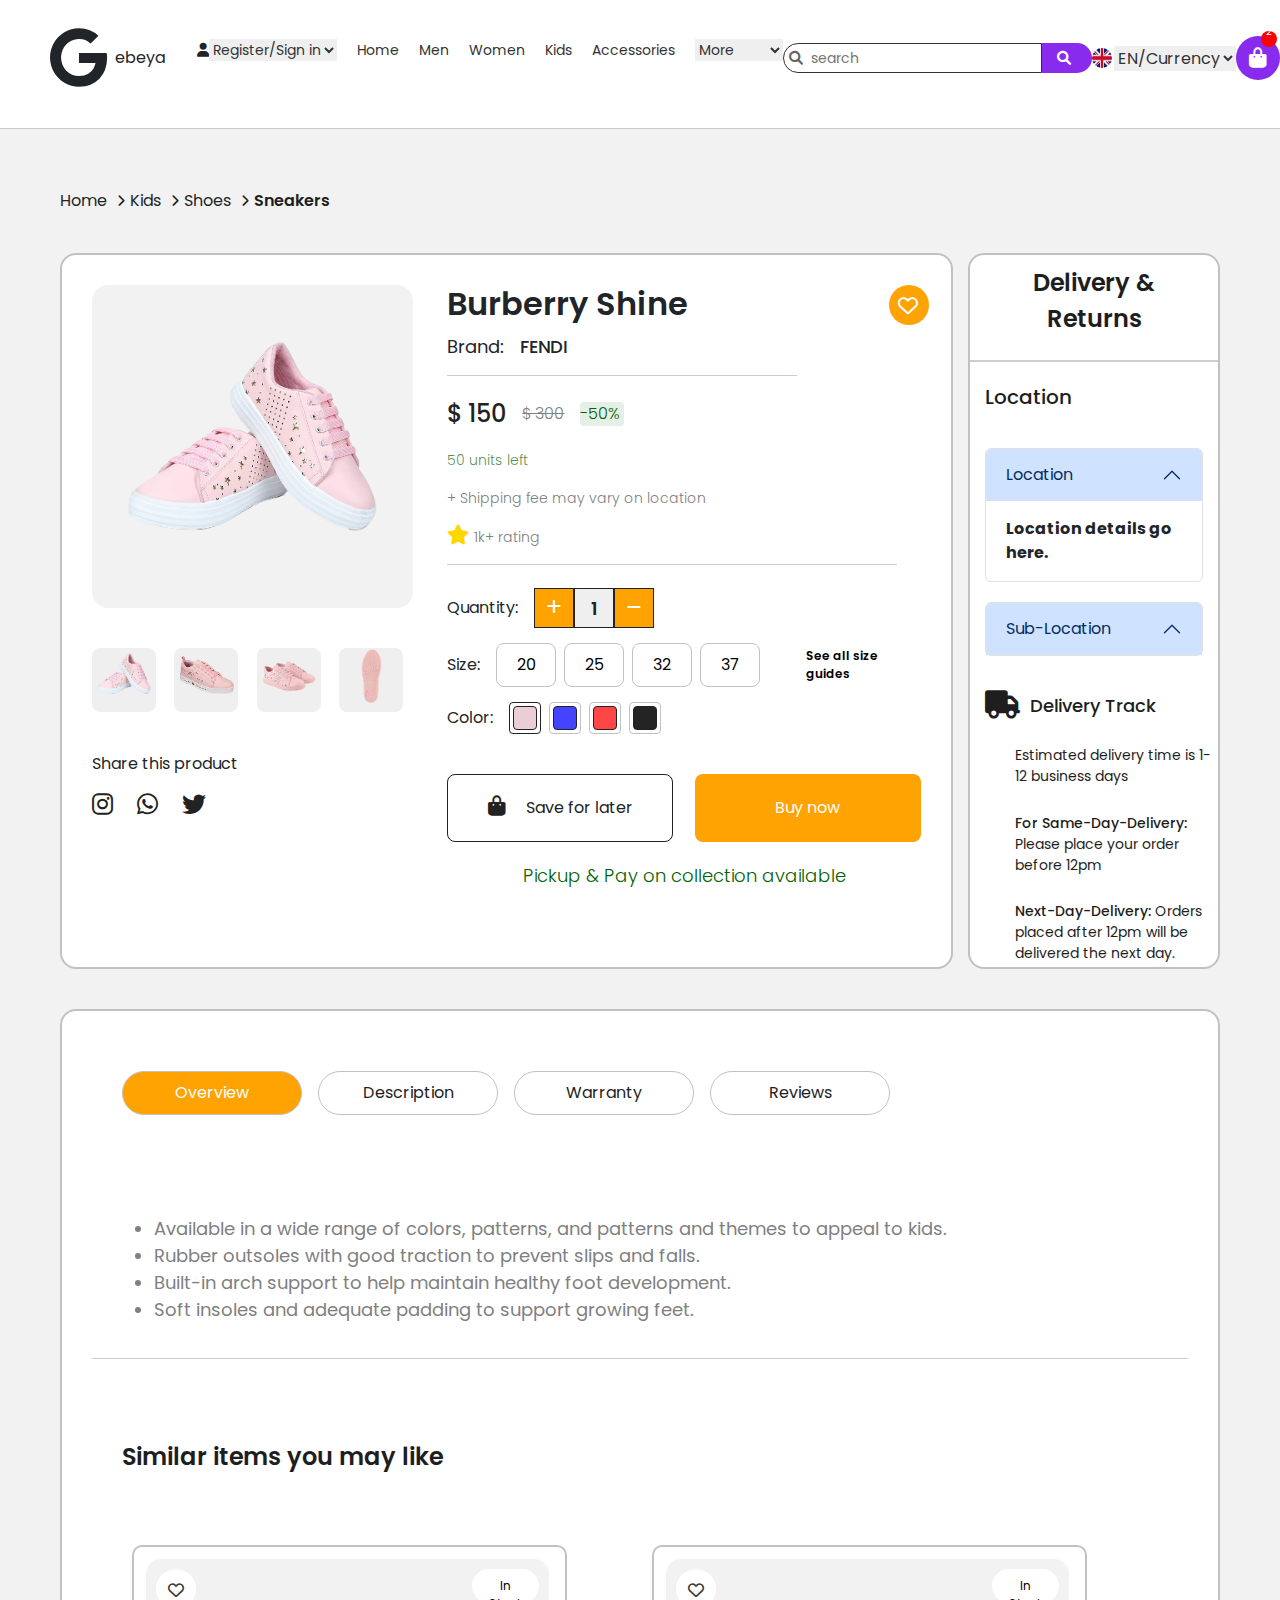
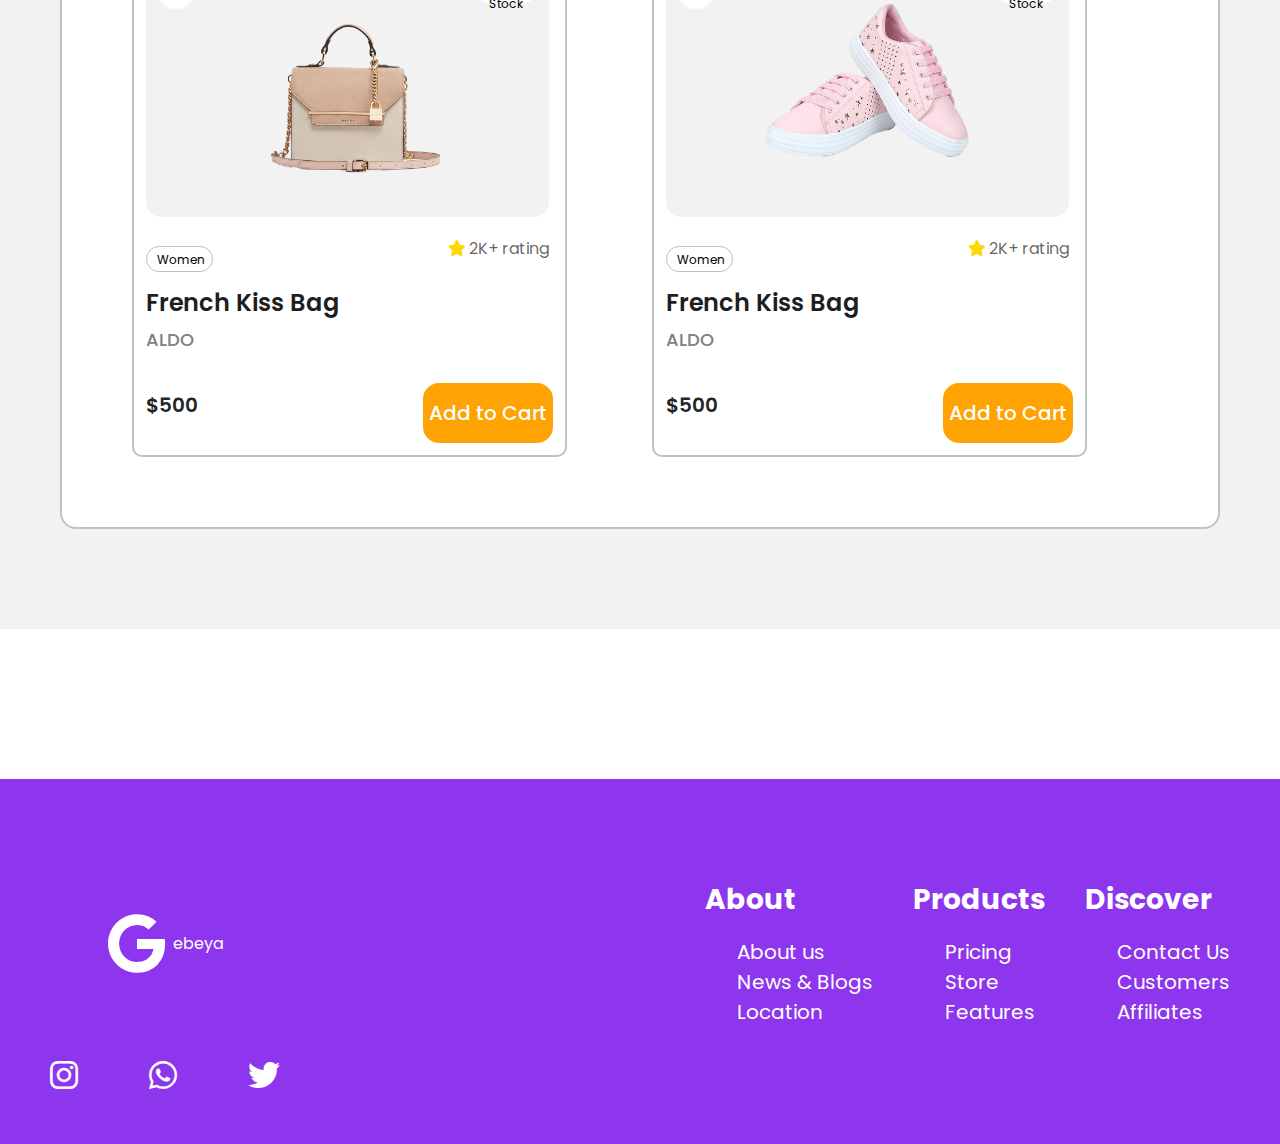
<file: cart.html>
<!DOCTYPE html>
<html lang="en">

<head>
    <meta charset="UTF-8">
    <meta name="viewport" content="width=device-width, initial-scale=1.0">
    <title>cart</title>
    <link rel="stylesheet" href="cart.css">
    <link rel="stylesheet" href="style.css">
    <link href="https://cdnjs.cloudflare.com/ajax/libs/font-awesome/6.0.0-beta3/css/all.min.css" rel="stylesheet">

    <link href="https://fonts.googleapis.com/css2?family=Poppins:wght@300;400;500;600;700;800;900&family=Alfa+Slab+One&display=swap" rel="stylesheet">

    <link href="https://cdn.jsdelivr.net/npm/bootstrap@5.3.3/dist/css/bootstrap.min.css" rel="stylesheet" integrity="sha384-QWTKZyjpPEjISv5WaRU9OFeRpok6YctnYmDr5pNlyT2bRjXh0JMhjY6hW+ALEwIH" crossorigin="anonymous">

    <!-- bootstrap js -->
    <script src="https://cdn.jsdelivr.net/npm/bootstrap@5.3.3/dist/js/bootstrap.bundle.min.js" integrity="sha384-YvpcrYf0tY3lHB60NNkmXc5s9fDVZLESaAA55NDzOxhy9GkcIdslK1eN7N6jIeHz" crossorigin="anonymous"></script>
</head>

<body>
    <div>
        <header>
            <div class="nav-bar">
                <div class="logo"><i class="fa-brands fa-google"></i>ebeya</div>
                <ul class="nav-links">
                    <li>
                        <i class="fa-solid fa-user"></i>
                        <select name="" id="">
                            <option value="" hidden>
                                
                                <a href="">
                                    Register/Sign in</a></option>
                            <option value="">Register</option>
                            <option value="">Sign in</option>
                        </select>
                    </li>
                    <li>
                        <a href="">Home</a>
                    </li>
                    <li>
                        <a href="">Men</a>
                    </li>
                    <li>
                        <a href="">Women</a>
                    </li>
                    <li>
                        <a href="">Kids</a>
                    </li>
                    <li>
                        <a href="">Accessories</a>
                    </li>
                    <li>
                        <select name="" id="">
                            <option value="" hidden><a href="">More</a></option>
                            <option value=""><a href="">Perfumes</a></option>
                            <option value=""><a href="">Jewelries</a></option>
                        </select>
                    </li>

                </ul>
                <div class="search">
                    <div class="search-input">
                        <i class="fa-solid fa-magnifying-glass"></i>
                        <input type="text" placeholder="search">
                    </div>
                    <div class="search-btn">
                        <button><i class="fa-solid fa-magnifying-glass"></i></button>
                    </div>

                </div>
                <div class="currency">
                    <img src="./images/british.png" alt="">
                    <select name="" id="">
                        <option value="volvo" hidden>EN/Currency</option>
                        <option value="volvo">EN/Currency</option>
                    </select>
                </div>
                <div class="cart">

                    <div class="cart-circle">
                        <div class="count">
                            <p>2</p>
                        </div>
                        <i class="fa fa-bag-shopping"></i>
                    </div>
                </div>
            </div>
        </header>
        <div class="cart-page">
            <div class="path">
                <p>Home</p><i class="fa-solid fa-chevron-right"></i>
                <p>Kids</p><i class="fa-solid fa-chevron-right"></i>
                <p>Shoes</p><i class="fa-solid fa-chevron-right"></i>
                <p style="color:#1E1E1E; font-weight: 600;">Sneakers</p>
            </div>
            <div class="pay-ret">
                <div class="payment">
                    <div class="row">
                        <div class="col-sm-5">
                            <div class="larg-img">
                                <img src="./images/item-img1.png" alt="">
                            </div>
                            <div class="item-imgs">
                                <div class="img-one">
                                    <img src="./images/item-img1.png" alt="">
                                </div>
                                <div class="img-two">
                                    <img src="./images/item-img2.png" alt="">
                                </div>
                                <div class="img-three">
                                    <img src="./images/item-img3.png" alt="">
                                </div>
                                <div class="img-four">
                                    <img src="./images/item-img4.png" alt="">
                                </div>
                            </div>
                            <p>Share this product</p>
                            <div class="socaill-media">
                                <a href=""><i class="fa-brands fa-instagram"></i></a>
                                <a href=""><i class="fa-brands fa-whatsapp"></i></a>
                                <a href=""><i class="fa-brands fa-twitter"></i></a>
                            </div>
                        </div>
                        <div class="col-sm-7">
                            <div class="selected-item">
                                <div class="item-name">
                                    <h3>Burberry Shine</h3>
                                    <div class="brand">
                                        <p>Brand:</p>
                                        <p>FENDI</p>
                                    </div>
                                </div>
                                <div class="fav">
                                    <i class="fa-regular fa-heart"></i>
                                </div>
                            </div>
                            <div class="price-div">
                                <div class="price">
                                    <p>$ 150</p>
                                    <p>$ 300</p>
                                    <p>-50%</p>
                                </div>
                                <p class="units">50 units left</p>
                                <p class="shipping-fee">+ Shipping fee may vary on location</p>

                                <p class="rate"><i class="fa-solid fa-star"></i> 1k+ rating</p>
                            </div>
                            <div class="quantity-div">
                                <p>Quantity:</p>
                                <div class="quantity">
                                    <button><i class="fa-solid fa-plus"></i></button>
                                    <button>1</button>
                                    <button><i class="fa-solid fa-minus"></i></button>
                                </div>
                            </div>
                            <div class="size-div">
                                <p>Size:</p>
                                <div class="size">
                                    <button>20</button>
                                    <button>25</button>
                                    <button>32</button>
                                    <button>37</button>
                                </div>
                                <p class="guides">See all size guides</p>
                            </div>
                            <div class="color-div">
                                <p>Color:</p>
                                <div class="color">
                                    <div class="pink">
                                        <div></div>
                                    </div>
                                    <div class="blue">
                                        <div></div>
                                    </div>
                                    <div class="red">
                                        <div></div>
                                    </div>
                                    <div class="black">
                                        <div></div>
                                    </div>
                                </div>
                            </div>
                            <div class="save-pay">
                                <button><i class="fa-solid fa-bag-shopping"></i>Save for later</button>
                                <button>Buy now</button>
                            </div>
                            <p class="pickup">Pickup & Pay on collection available</p>







                        </div>
                    </div>
                </div>
                <div class="delivery">
                    <p class="title">Delivery & Returns</p>

                    <p class="location">Location</p>

                    <div class="accordion" id="accordionExample">
    <div class="accordion-item">
        <h2 class="accordion-header" id="headingOne">
            <button class="accordion-button" type="button" data-bs-toggle="collapse" data-bs-target="#collapseOne" aria-expanded="true" aria-controls="collapseOne">
                Location
            </button>
        </h2>
        <div id="collapseOne" class="accordion-collapse collapse show" aria-labelledby="headingOne" data-bs-parent="#accordionExample">
            <div class="accordion-body">
                <strong>Location details go here.</strong>
            </div>
        </div>
    </div>
</div>

<div class="accordion" id="accordionExample">
    <div class="accordion-item">
        <h2 class="accordion-header" id="headingTwo">
            <button class="accordion-button" type="button" data-bs-toggle="collapse" data-bs-target="#collapseTwo" aria-expanded="true" aria-controls="collapseTwo">
                Sub-Location
            </button>
        </h2>
        <div id="collapseTwo" class="accordion-collapse collapse" aria-labelledby="headingTwo" data-bs-parent="#accordionExample">
            <div class="accordion-body">
                <strong>Sub-location details go here.</strong>
            </div>
        </div>
    </div>
</div>

                    <div class="delivery-info">
                        <p><i class="fa-solid fa-truck"></i>Delivery Track</p>
                        <div class="delivery-text">
                            <p>Estimated delivery time is 1-12 business days</p><br>
                            <p><span>For Same-Day-Delivery:</span> Please place your order before 12pm</p><br>
                            <p><span>Next-Day-Delivery:</span> Orders placed after 12pm will be delivered the next day.</p><br>
                            <p><span>Note:</span> Availability may vary by location</p>
                        </div>
                    </div>
                    <div class="return-policy">
                        <p class="return"><i class="fa-solid fa-arrow-rotate-left"></i>Return Policy</p>
                        <div class="return-text">
                            <p>Guaranteed 7-day return policy</p>
                            <p>For details about return shipping options, please visit our Contact page</p>
                        </div>

                    </div>

                </div>
            </div>
            <div class="overview">
                <div class="buttons">
                    <button class="active">Overview</button>
                    <button>Description</button>
                    <button>Warranty</button>
                    <button>Reviews</button>
                </div>
                <div class="list">
                    <ul>
                        <li>Available in a wide range of colors, patterns, and patterns and themes to appeal to kids.</li>
                        <li>Rubber outsoles with good traction to prevent slips and falls.</li>
                        <li>Built-in arch support to help maintain healthy foot development.</li>
                        <li>Soft insoles and adequate padding to support growing feet.</li>
                    </ul>
                </div>
                <p class="similar">Similar items you may like</p>
                <div class="latest-collection-grid">
                    <div class="latest-collection-card">
                        <div class="latest-collection">
                            <div class="images">
                                <div class="collection-buttons">
                                    <button><i class="fa-regular fa-heart"></i></button>
                                    <button>In Stock</button>
                                </div>
                                <div class="collection-img">
                                    <img id="bag" src="./images/latest-bag.png" alt="">
                                </div>

                            </div>
                            <div class="rates">
                                <button>Women</button>
                                <p>
                                    <i class="fa-solid fa-star"></i>2K+ rating
                                </p>
                            </div>
                        </div>

                        <div class="items">
                            <h3>French Kiss Bag</h3>
                            <p>ALDO</p>
                        </div>
                        <div class="cart-price">
                            <p>$500</p>
                            <button>Add to Cart</button>
                        </div>

                    </div>



                    <div class="latest-collection-card">
                        <div class="latest-collection">
                            <div class="images">
                                <div class="collection-buttons">
                                    <button><i class="fa-regular fa-heart"></i>
                                    </button>
                                    <button>In Stock</button>
                                </div>
                                <img id="shoes" src="images/latest-shoes.png" alt="">
                            </div>
                            <div class="rates">
                                <button>Women</button>
                                <p>
                                    <i class="fa-solid fa-star"></i>2K+ rating
                                </p>
                            </div>
                        </div>

                        <div class="items">
                            <h3>French Kiss Bag</h3>
                            <p>ALDO</p>
                        </div>
                        <div class="cart-price">
                            <p>$500</p>
                            <button>Add to Cart</button>
                        </div>

                    </div>

                </div>


            </div>
        </div>

        <footer>
            <div class="contacts">
               <div class="logo"><i class="fa-brands fa-google"></i>ebeya</div>
                <div class="socail-media">
                    <a href=""><i class="fa-brands fa-instagram"></i></a>
                    <a href=""><i class="fa-brands fa-whatsapp"></i></a>
                    <a href=""><i class="fa-brands fa-twitter"></i></a>
                </div>
            </div>
            <div class="information">
                <div class="about">
                    <p>About</p>
                    <ul>
                        <li>
                            <a href="">About us</a>
                        </li>
                        <li>
                            <a href="">News & Blogs</a>
                        </li>
                        <li>
                            <a href="">Location</a>
                        </li>
                    </ul>
                </div>
                <div class="products">
                    <p>Products</p>
                    <ul>
                        <li>
                            <a href="">Pricing</a>
                        </li>
                        <li>
                            <a href="">Store</a>
                        </li>
                        <li>
                            <a href="">Features</a>
                        </li>
                    </ul>
                </div>
                <div class="discover">
                    <p>Discover</p>
                    <ul>
                        <li>
                            <a href="">Contact Us</a>
                        </li>
                        <li>
                            <a href="">Customers</a>
                        </li>
                        <li>
                            <a href="">Affiliates</a>
                        </li>
                    </ul>
                </div>


            </div>
        </footer>
    </div>

</body>

</html>
</file>
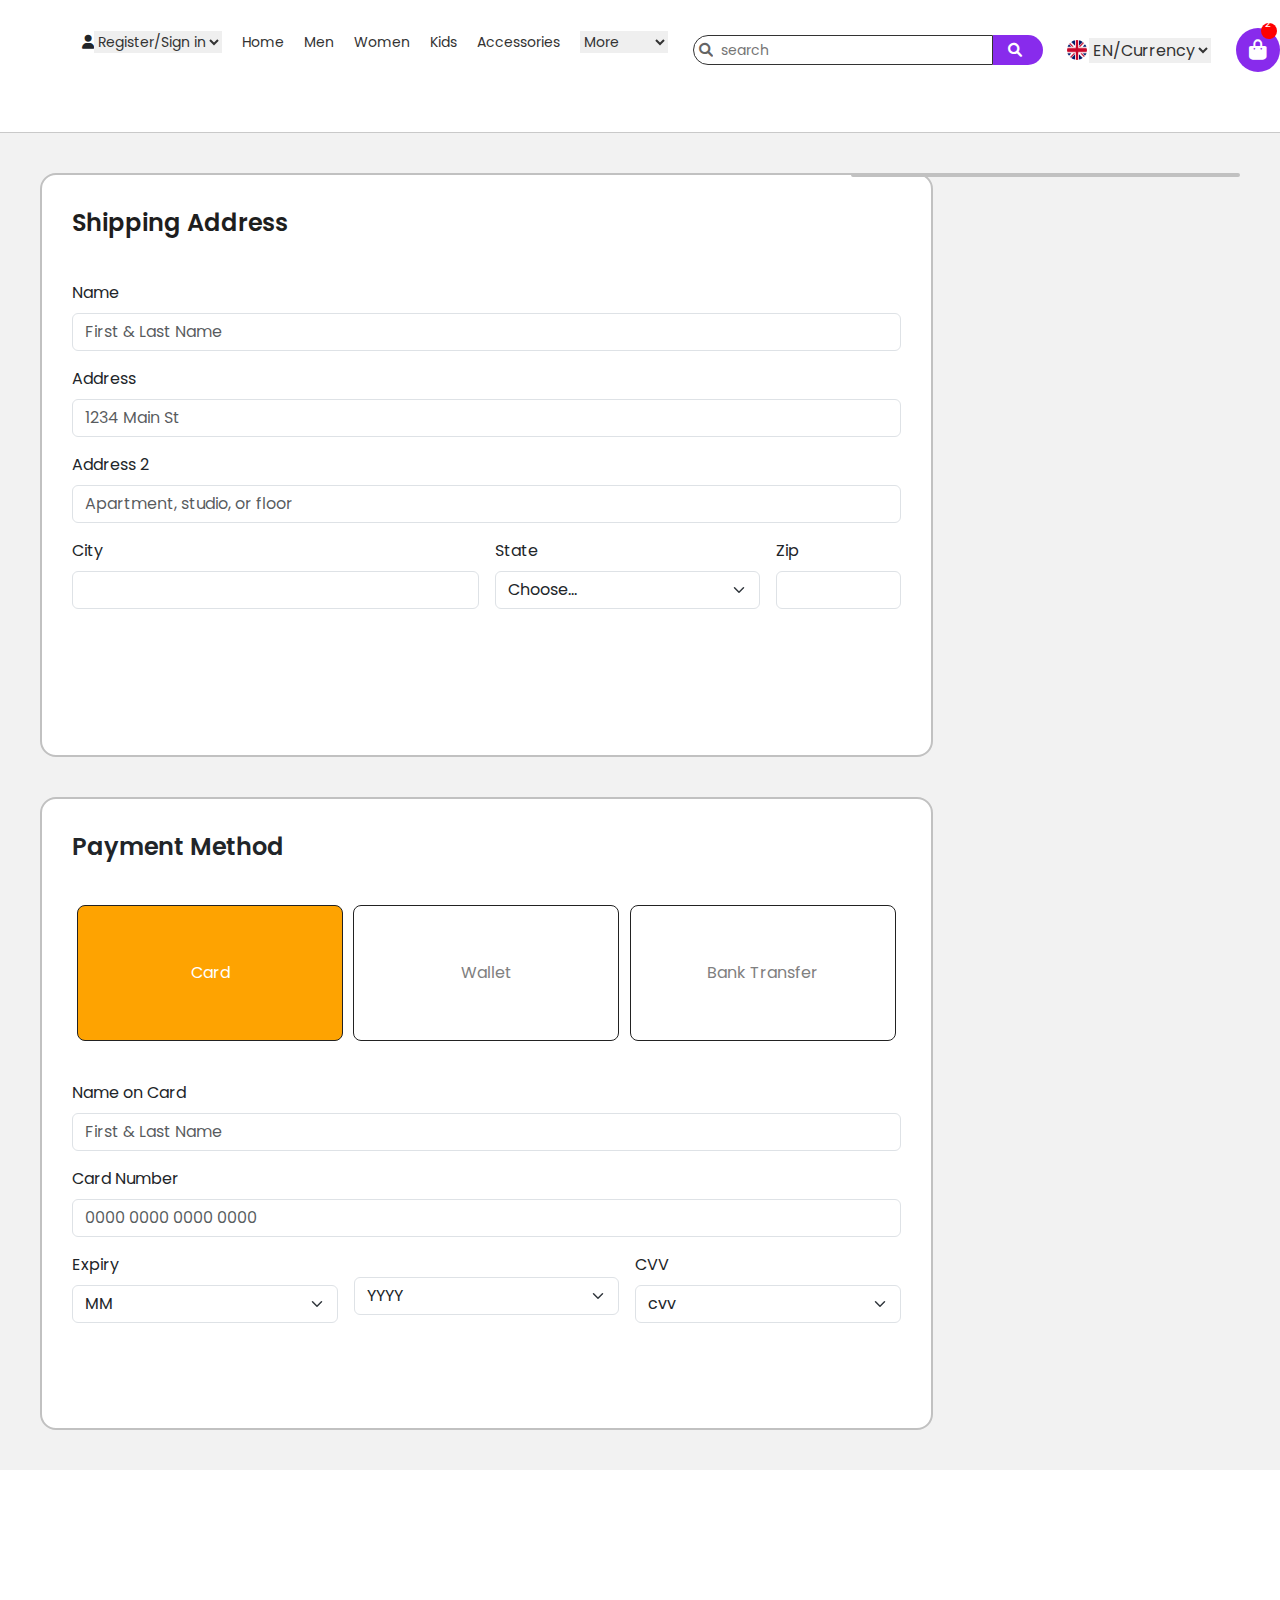
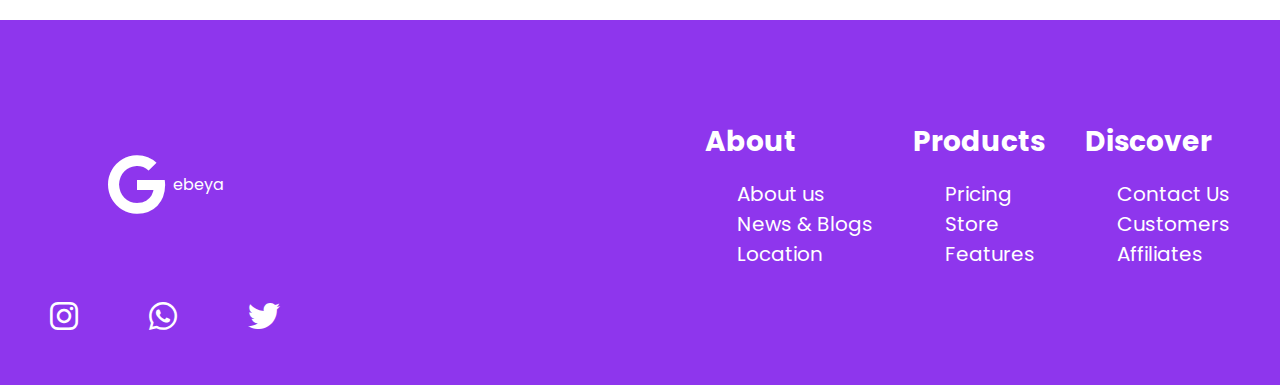
<file: checkout.html>
<!DOCTYPE html>
<html lang="en">

<head>
    <meta charset="UTF-8">
    <meta name="viewport" content="width=device-width, initial-scale=1.0">
    <title>Checkout Page</title>
    <link rel="stylesheet" href="checkout.css">
    <link rel="stylesheet" href="style.css">
    <link href="https://cdnjs.cloudflare.com/ajax/libs/font-awesome/6.0.0-beta3/css/all.min.css" rel="stylesheet">

    <link href="https://fonts.googleapis.com/css2?family=Poppins:wght@300;400;500;600;700;800;900&family=Alfa+Slab+One&display=swap" rel="stylesheet">

    <link href="https://cdn.jsdelivr.net/npm/bootstrap@5.3.3/dist/css/bootstrap.min.css" rel="stylesheet" integrity="sha384-QWTKZyjpPEjISv5WaRU9OFeRpok6YctnYmDr5pNlyT2bRjXh0JMhjY6hW+ALEwIH" crossorigin="anonymous">

    <!-- bootstrap js -->
    <script src="https://cdn.jsdelivr.net/npm/bootstrap@5.3.3/dist/js/bootstrap.bundle.min.js" integrity="sha384-YvpcrYf0tY3lHB60NNkmXc5s9fDVZLESaAA55NDzOxhy9GkcIdslK1eN7N6jIeHz" crossorigin="anonymous"></script>
</head>

<body>
    <header>
        <div class="nav-bar">
            <!-- <div class="logo"><img src="./images/british.png" alt=""></div> -->
            <ul class="nav-links">
                <li>
                    <i class="fa-solid fa-user"></i>
                    <select name="" id="">
                        <option value="" hidden>
                            
                            <a href="">
                                Register/Sign in</a></option>
                        <option value="">Register</option>
                        <option value="">Sign in</option>
                    </select>
                </li>
                <li>
                    <a href="">Home</a>
                </li>
                <li>
                    <a href="">Men</a>
                </li>
                <li>
                    <a href="">Women</a>
                </li>
                <li>
                    <a href="">Kids</a>
                </li>
                <li>
                    <a href="">Accessories</a>
                </li>
                <li>
                    <select name="" id="">
                        <option value="" hidden><a href="">More</a></option>
                        <option value=""><a href="">Perfumes</a></option>
                        <option value=""><a href="">Jewelries</a></option>
                    </select>
                </li>

            </ul>
            <div class="search">
                <div class="search-input">
                    <i class="fa-solid fa-magnifying-glass"></i>
                    <input type="text" placeholder="search">
                </div>
                <div class="search-btn">
                    <button><i class="fa-solid fa-magnifying-glass"></i></button>
                </div>

            </div>
            <div class="currency">
                <img src="images/british.png" alt="">
                <select name="" id="">
                    <option value="volvo" hidden>EN/Currency</option>
                    <option value="volvo">EN/Currency</option>
                </select>
            </div>
            <div class="cart">

                <div class="cart-circle">
                    <div class="count">
                        <p>2</p>
                    </div>
                    <i class="fa fa-bag-shopping"></i>
                </div>
            </div>
        </div>
    </header>
    <div class="checkout-page">
        <div class="row g-3">
            <div class="col-sm-8">
                <div class="address">
                    <p>Shipping Address</p>
                    <form class="row g-3">
                        <div class="col-12">
                            <label for="inputAddress" class="form-label">Name</label>
                            <input type="text" class="form-control" id="inputAddress" placeholder="First & Last Name">
                        </div>
                        <div class="col-12">
                            <label for="inputAddress" class="form-label">Address</label>
                            <input type="text" class="form-control" id="inputAddress" placeholder="1234 Main St">
                        </div>
                        <div class="col-12">
                            <label for="inputAddress2" class="form-label">Address 2</label>
                            <input type="text" class="form-control" id="inputAddress2" placeholder="Apartment, studio, or floor">
                        </div>
                        <div class="col-md-6">
                            <label for="inputCity" class="form-label">City</label>
                            <input type="text" class="form-control" id="inputCity">
                        </div>
                        <div class="col-md-4">
                            <label for="inputState" class="form-label">State</label>
                            <select id="inputState" class="form-select">
                            <option selected>Choose...</option>
                            <option>...</option>
                          </select>
                        </div>
                        <div class="col-md-2">
                            <label for="inputZip" class="form-label">Zip</label>
                            <input type="text" class="form-control" id="inputZip">
                        </div>


                    </form>
                </div>
                <div class="payment">
                    <p class="pay">Payment Method</p>
                    <div class="buttons">

                        <button class="active">Card <i></i></button>
                        <button>Wallet <i></i></button>
                        <button>Bank Transfer <i></i></button>
                    </div>

                    <form class="row g-3">

                        <div class="col-12">
                            <label for="inputAddress" class="form-label">Name on Card</label>
                            <input type="text" class="form-control" id="inputAddress" placeholder="First & Last Name">
                        </div>
                        <div class="col-12">
                            <label for="inputAddress2" class="form-label">Card Number</label>
                            <input type="text" class="form-control" id="inputAddress2" placeholder="0000 0000 0000 0000">
                        </div>
                        <div class="col-md-4">
                            <label for="inputState" class="form-label">Expiry</label>
                            <select id="inputState" class="form-select">
                        <option selected>MM</option>
                        <option>...</option>
                      </select>
                        </div>
                        <div class="col-md-4">
                            <label for="inputState" class="form-label"></label>
                            <select id="inputState" class="form-select">
                        <option selected>YYYY</option>
                        <option>...</option>
                      </select>
                        </div>
                        <div class="col-md-4">
                            <label for="inputState" class="form-label">CVV</label>
                            <select id="inputState" class="form-select">
                        <option selected>cvv</option>
                        <option>...</option>
                      </select>
                        </div>


                    </form>
                </div>

            </div>
            <div class="col-sm-4">
                <div class="order-summary"></div>
            </div>
        </div>

    </div>

    <footer>
        <div class="contacts">
            <div class="logo"><i class="fa-brands fa-google"></i>ebeya</div>
            <div class="socail-media">
                <a href=""><i class="fa-brands fa-instagram"></i></a>
                <a href=""><i class="fa-brands fa-whatsapp"></i></a>
                <a href=""><i class="fa-brands fa-twitter"></i></a>
            </div>
        </div>
        <div class="information">
            <div class="about">
                <p>About</p>
                <ul>
                    <li>
                        <a href="">About us</a>
                    </li>
                    <li>
                        <a href="">News & Blogs</a>
                    </li>
                    <li>
                        <a href="">Location</a>
                    </li>
                </ul>
            </div>
            <div class="products">
                <p>Products</p>
                <ul>
                    <li>
                        <a href="">Pricing</a>
                    </li>
                    <li>
                        <a href="">Store</a>
                    </li>
                    <li>
                        <a href="">Features</a>
                    </li>
                </ul>
            </div>
            <div class="discover">
                <p>Discover</p>
                <ul>
                    <li>
                        <a href="">Contact Us</a>
                    </li>
                    <li>
                        <a href="">Customers</a>
                    </li>
                    <li>
                        <a href="">Affiliates</a>
                    </li>
                </ul>
            </div>


        </div>
    </footer>

</body>

</html>
</file>
<file: cart.css>
* {
    margin: 0;
    padding: 0;
    box-sizing: border-box;
    font-family: 'Poppins', sans-serif;
}

.cart-page {
    padding: 60px;
    margin-top: 40px;
    background-color: #F2F2F2;
    border-top: 1px solid #C9C9C9;
}

.path {
    display: flex;
    align-items: center;
    justify-content: left;
    gap: 5px;
}

.path p {
    margin: 0;
    font-size: 16px;
    font-weight: 400;
    margin-right: 5px;
}

.path i {
    font-size: 12px;
    color: #1E1E1E;
}

.payment {
    width: 893px;
    height: 716px;
    background-color: #FFFFFF;
    border-radius: 16px;
    border: 2px solid #C1C1C1;
    margin-right: 15px;
}

.delivery {
    width: 435px;
    height: 716px;
    border-radius: 16px;
    border: 2px solid #C1C1C1;
    background-color: #fff;

    overflow: hidden; 
}

.pay-ret,
.item-imgs {
    margin-top: 40px;
    display: flex;
    align-items: center;
    justify-content: space-between;
}

.larg-img {
    background-color: #F2F2F2;
    width: 321px;
    height: 323px;
    padding: 31px 30px 31px 30px;
    border-radius: 16px;
    text-align: center;
}

.larg-img img {
    width: 261px;
    height: 261px;
}

.item-imgs div {
    width: 64px;
    height: 64px;
    border-radius: 8px;
    background-color: #EFEFEF;
    text-align: center;
    margin-right: 10px;
}

.item-imgs div img {
    width: 56px;
    height: 56px;
}

.item-imgs {
    width: 321px;
    margin-bottom: 40px;
}

.row {
    padding: 30px
}

.socaill-media {
    display: flex;
    align-items: center;
    gap: 1.5rem;
}

.col-sm-5 .socaill-media i {
    color: #222222;
    font-size: 24px;
    /* color: #fff; */
}

.selected-item {
    display: grid;
    grid-template-columns: repeat(6, 1fr);
    gap: 12rem;
}

.selected-item h3 {
    margin: 0;
    font-size: 32px;
    font-weight: 600;
}

.brand {
    display: flex;
    align-items: center;
    gap: 1rem;
    margin-top: 10px;
}

.brand p {
    font-size: 18px;
    font-weight: 400;
}

.brand p:nth-child(2) {
    font-weight: 500;
}

.fav {
    width: 40px;
    height: 40px;
    background-color: #FEA301;
    border-radius: 50%;
    position: relative;
}

.fav i {
    position: absolute;
    top: 11px;
    left: 9px;
    color: #fff;
    font-size: 20px;
}

.item-name {
    /* background-color: #1E1E1E; */
    width: 250px;
    /* height: 101px; */
    position: relative
    /* border: 1px solid #d1cbcb; */
}

.item-name::after {
    content: "";
    position: absolute;
    bottom: 0;
    left: 0;
    width: 350px;
    height: 1px;
    background-color: #d1cbcb;
}

.price {
    display: flex;
    align-items: center;
    gap: 1rem;
}

.price p:nth-child(1) {
    font-weight: 500;
    font-size: 24px;
    color: #222222;
}

.price p:nth-child(2) {
    font-weight: 300;
    font-size: 16px;
    text-decoration: line-through;
    color: #808080;
}

.price p:nth-child(3) {
    background-color: #0062001A;
    font-weight: 300;
    font-size: 16px;
    padding-right: 4px;
    border-radius: 4px;
    color: #006200;
    Line-height: 24px;
}

.price-div {
    margin: 20px 0px 20px 0px;
    position: relative;
}

.price-div::after {
    content: "";
    position: absolute;
    bottom: 1;
    left: 0;
    width: 450px;
    height: 1px;
    background-color: #d1cbcb;
}

.price-div .units {
    color: #006200B2;
    /* margin: 0;     */
    font-size: 14px;
    font-weight: 300;
    Line-height: 24px;
}

.shipping-fee {
    color: #808080;
    font-size: 14px;
    font-weight: 300;
    line-height: 21px;
}

.rate {
    font-size: 14px;
    font-weight: 300;
    line-height: 21px;
    color: #808080;
}

.rate i {
    font-size: 20px;
    color: #FFD700;
}

.quantity-div {
    margin-top: 40px;
}

.size-div,
.color-div {
    margin-top: 15px;
}

.quantity-div,
.size-div,
.color-div {
    display: flex;
    align-items: center;
    gap: 1rem;
    /* margin-top:20px; */
}

.size,
.color {
    gap: 0.5rem;
}

.quantity-div p,
.size-div p,
.color-div p {
    margin: 0;
    font-weight: 400;
    font-size: 16px;
}

.quantity,
.size,
.color {
    display: flex;
    align-items: center;
}

.quantity-div button {
    width: 40px;
    height: 40px;
    border: 1px solid #222222;
}

.size-div button {
    width: 60px;
    height: 44px;
    /* padding: 10px 0px 0px 0px; */
    /* gap: 10px; */
    border-radius: 8px;
    border: 1px solid #C1C1C1;
    background-color: #fff;
    /* opacity: 0px; */
}

.size-div .guides {
    font-weight: 600;
    font-size: 12px;
    Line-height: 18px;
    margin-left: 30px;
    color: #000000;
}

.quantity-div button:nth-of-type(2) {
    color: #222222;
    font-size: 18px;
    font-weight: 600;
    Line-height: 27px
    /* border:1px solid;  */
}

.quantity-div button:nth-of-type(1),
.quantity-div button:nth-of-type(3) {
    background-color: #FEA301;
}

.quantity-div button i {
    font-size: 16px;
    color: #fff;
}

.color div {
    width: 32px;
    height: 32px;
    border-radius: 4px;
    border: 1px solid #C1C1C1;
    display: flex;
    align-items: center;
    justify-content: center;
}

.color div div {
    width: 24px;
    height: 24px;
    border-radius: 4px;
}

.pink div {
    background-color: #EBCDD5;
}

.blue div {
    background-color: #4444FF;
}

.red div {
    background-color: #FF4646;
}

.black div {
    background-color: #242425;
}

.color div:nth-child(1) {
    border: 1px solid #222222;
}

.save-pay {
    display: flex;
    align-items: center;
    justify-content: space-between;
    margin-top: 40px;
}

.save-pay button {
    width: 226px;
    height: 68px;
    text-align: center;
    /* padding: 16px 24px 16px 24px; */
    border-radius: 8px;
}

.save-pay button:nth-of-type(2) {
    background-color: #FEA301;
    color: #fff;
    border: none;
}

.save-pay button:nth-of-type(1) {
    background-color: #fff;
    color: #222222;
    border: 1px solid #222222;
    /* position:relative; */
}

.save-pay button:nth-of-type(1) i {
    font-size: 20px;
    margin-right: 20px;
}

.pickup {
    font-size: 18px;
    font-weight: 300;
    line-height: 27px;
    text-align: center;
    color: #006200;
    margin-top: 20px;
}

.delivery .title {
    color: #1E1E1E;
    font-size: 24px;
    font-weight: 600;
    line-height: 36px;
    text-align: center;
    padding-top: 15px;
    position: relative;
}

.delivery .title::after {
    content: "";
    position: absolute;
    bottom: -15px;
    left: 0;
    width: 100%;
    height: 2px;
    background-color: #d1cbcb;
}

.delivery .location {
    color: #1E1E1E;
    font-size: 20px;
    font-weight: 500;
    line-height: 30px;
    margin-top: 25px;
    /* margin-bottom: 0; */
}

.accordion,
.delivery .title,
.delivery-info p,
.return-policy .return,
.delivery .location {
    padding: 10px 15px 10px 15px;
}

.delivery-info,
.return-policy {
    margin-top: 15px;
}

.delivery-info p,
.return-policy .return {
    font-size: 18px;
    font-weight: 500;
    line-height: 27px;
    color: #1E1E1E;
    display: flex;
    align-items: center;
}

.delivery-info p i,
.return-policy .return i {
    font-size: 28px;
    margin-right: 10px;
}

.delivery-text,
.return-text {
    padding-left: 45px;
}

.delivery-text p,
span,
.return-text p {
    font-size: 14px;
    font-weight: 400;
    line-height: 21px;
    padding: 0px;
    margin: 0 0 0.1rem 0;
    /* Add space between paragraphs */
    display: block;
}

.delivery-text span {
    font-weight: 500;
    display: inline;
}

.overview {
    max-width: 1352px;
    width: 100%;
    background-color: #FFFFFF;
    margin: 40px auto;
    /* Center the .overview */
    border-radius: 16px;
    border: 2px solid #C1C1C1;
    box-sizing: border-box;
    /* Include padding and border in the width/height */
    overflow: hidden;
    /* Prevent content from spilling out */
    padding: 30px;
    /* Add internal spacing */
    /* padding: 30px; */
}

.overview .buttons {
    display: flex;
    align-items: center;
    gap: 1rem;
    margin-bottom: 20px;
}

.overview .buttons button {
    width: 180px;
    height: 44px;
    background-color: #fff;
    color: #1E1E1E;
    border: 1px solid #C1C1C1;
    border-radius: 100px;
}

.overview .buttons .active {
    background-color: #FEA301;
    color: #fff;
}

.overview .buttons,
.overview .list,
.similar {
    padding: 30px;
}

.overview .list {
    margin-top: 40px;
    position: relative;
    padding-bottom: 20px;
}

.overview .list:after {
    content: "";
    position: absolute;
    bottom: 0;
    left: 0;
    width: 100%;
    height: 1px;
    background-color: #d1cbcb;
}

.overview ul li {
    color: #808080;
    font-size: 18px;
    font-weight: 400;
}

.similar {
    color: #1E1E1E;
    font-size: 24px;
    font-weight: 600;
    line-height: 36px;
    margin-top: 50px;
}

.latest-collection-grid {
    display: grid;
    grid-template-columns: repeat(auto-fit, minmax(280px, 1fr));
    gap: 1.5rem;
    margin-top: 20px;
    /* Create space above the grid */
}

.latest-collection-card {
    text-align: center;
    transition: transform 0.3s, box-shadow 0.3s;
    width: 100%;
    max-width: 435px;
    border: solid #C1C1C1 2px;
    border-radius: 10px;
    padding: 12px;
    box-sizing: border-box;
}

.latest-collection-card:hover {
    transform: translateY(-5px);
    box-shadow: 0 6px 10px rgba(0, 0, 0, 0.15);
}
</file>
<file: style.css>
* {
    margin: 0;
    padding: 0;
    box-sizing: border-box;
    font-family: Poppins;
}
header {
    max-width: 100%;
    height: auto;
    padding-top: 28px;
     padding-left: 50px; 
}
.nav-bar {
    display: flex;
    align-items: center;
    /* gap: 25px; */
    justify-content: space-between;
}
.nav-links {
    display: flex;
    align-items: center;
    gap: 20px;
}
.nav-links li {
    list-style-type: none;
    font-Weight: 400;
    font-Size: 14px;
   
}


.nav-links li a {
    text-decoration: none;
    color: #333;
}
.nav-links li.active a{
    color: #1E1E1E;
    font-weight: 600;
}
.nav-bar .select-div{
    display: none;
}
.nav-links li select, .nav-bar select {
    border: none;
    outline: none;
    color: #333;
    font-Weight: 400;
    font-Size: 14px;
}
.nav-links li:first-child {
    display: flex;
    align-items: center;
}
.logo {
    display: flex;
    align-items: center;
    gap: 0.5rem;
}
.logo i {
    font-size: 60px;
}
.burger-menu{
    display:none;
    font-size:24px;
    cursor:pointer;
}
.mobile-menu{
    display: none;
}
.search {
    display: flex;
    align-items: center;
    justify-content: center;
}
.search .search-btn {
    display: flex;
    align-items: center; 
    justify-content: center; 
}
.search .search-btn button {
    background-color: #882BEC;
    width: 50px;
    height: 30px;
    border-top-right-radius: 16px;
    border-bottom-right-radius: 16px;
    border: none;
    outline: none;
    position:relative;
}
.search .search-btn button i {
    font-size: 14px;
    text-align: center;
    color: #fff;
    position:absolute;
    top:8px;
   left:15px;
}
.search .search-input {
    
    Width:100%;
    Height: 30px;
    display: flex;
    align-items: center;
   
    border-top-left-radius: 16px;
    border-bottom-left-radius: 16px;
    border: #333 solid 1px;
}
.search .search-input i {
    font-size: 14px;
    margin-left: 5px;
    color: #1E1E1EB2;
}

.search .search-input input {
        width: 100%;
    padding-left: 8px;
    border: none;
    outline: none;
    color: #1E1E1EB2;
    font-Weight: 400;
    font-Size: 14px;
}
.currency {
    display: flex;
    align-items: center;
    Gap: 2px;
}
.currency select {
    font-Weight: 400;
    font-Size: 16px;
    border: none;
    outline: none;
}
.currency img {
    width: 20px;
    height: 20px;
    border-radius: 50%;
}
.cart {
    position: relative;
}
.cart .cart-circle {
    Width: 44px;
    Height: 44px;
    border-radius: 1000px;
    background-color: #882BEC;
    position: relative;
    display: flex;
    justify-content: center;
    align-items: center;
}

.cart .cart-circle i {
    color: #fff;
    font-size: 20px;
}

.cart-circle .count {
    background: #FF0000;
    width: 16px;
    height: 16px;
    left: 25px;
    top: -5px;
    position: absolute;
    border-radius: 50%;
    display: flex;
    justify-content: center;
    align-items: center;
}
.cart-circle .count p {
    font-size: 10px;
    font-weight: 400;
    color:#fff
}

/* Gebeyaaa */

.gebeya {
    background: #882BECF2;
    max-width: 100%; 
    overflow-x: hidden; 
    display: flex;
    justify-content: space-around;
    align-items: center;
    gap: 20px;

padding:0px 50px 30px 50px;
    margin-top: 30px ;
    
}
.gebeya > div {
    flex: 1; 
    max-width: 33%; 
    box-sizing: border-box;
}

.gebeya img {
    max-width: 100%;
    height: auto; 
    display: block;
}
.gebeya .col-one,
.gebeya .col-two,
.gebeya .col-three {
    flex: 1 1 33%;
    text-align: center;
    display: flex;
    flex-direction: column;
    justify-content: center;
    align-items: center;
    text-align: center;
    flex-wrap: wrap; 
}

.gebeya .col-one img {
    width: 230px;
    height: 230px;
    border-radius: 50%;
    object-fit: cover;
    margin-bottom: 20px;
}

.gebeya .col-one h1 {
    font-family: 'Alfa Slab One';
    font-size: 100px;
    font-weight: 400;
    margin-bottom: 130px;
    text-decoration-skip-ink: none;
    color: white;
}

.gebeya .col-two img {
    width: 270px;
    height: 270px;
    border-radius: 50%;
    object-fit: cover;
    margin-bottom: 150px;
 
}

.gebeya .col-two button {
    width: 366px;
    height: 66px;
    border-radius: 8px;
    background-color: #FEA301;
    border: none;
    outline: none;
    color: #222222;
    font-size: 24px;
    font-weight: 500;
    cursor: pointer;
    transition: all 0.3s ease;
  
}

 .col-two button:hover {
    background-color: #d98d00;
    color: #fff;
}


.gebeya .col-three img {
    width: 200px;
    height: 200px;
    border-radius: 50%;
    object-fit: cover;
    margin-bottom: 20px;
}


.gebeya .col-three p {
    font-size: 20px;
    font-weight: 400;
    line-height: 32px;
    text-align: left;
    color: #fff;
    margin-top:150px;
    margin-bottom: 30px;
}

.gebeya .col-three h1 {
    font-family: Alfa Slab One;
    font-size: 100px;
    font-weight: 400;
    line-height: 175.23px;
    margin-bottom: 20px;
    color: #ffffff;
}


/* Latest */


.latest,
.category {
    display: flex;
    align-items: center;
    justify-content: space-between;
    margin:100px 40px 100px 40px;
}

.latest h3,
.category h3 {
    font-size: 40px;
    font-weight: 600;
    line-height: 60px;
    letter-spacing: 0.04em;
    text-align: left;
    color: #1E1E1E;
}

.latest .latest-buttons,
.category .latest-buttons {
    width: 112px;
    height: 40px;
    border-radius: 0px 100px 100px 0px;
    display: flex;
    gap:1.5rem;
    align-items: center;
    justify-content: space-evenly;
   
}

.latest .latest-buttons .left,
.category .latest-buttons .left {
    width: 40px;
    height: 40px;
    padding: 8px;
    gap: 0px;
    border-top-left-radius: 100px;
    border-bottom-left-radius: 100px;
    background-color: #FEA301;
    border: none;
    outline: none;
    position: relative;
    cursor: pointer;
}

.latest .latest-buttons .right,
.category .latest-buttons .right {
    border-top-right-radius: 100px;
    border-bottom-right-radius: 100px;
    width: 40px;
    height: 40px;
    padding: 8px;
    gap: 0px;
    background-color: #FEA301;
    border: none;
    outline: none;
    position: relative;
    cursor: pointer;
}

.latest .latest-buttons .left i,
.category .latest-buttons .left i {
    color: #fff;
    position: absolute;
    width: 24px;
    height: 24px;
    top: 8px;
    left: 12px;
    padding: 6px 0px 6px 0px;
    gap: 0px;
}

.latest .latest-buttons .right i,
.category .latest-buttons .right i {
    color: #fff;
    position: absolute;
    width: 24px;
    height: 24px;
    top: 8px;
    left: 10px;
    padding: 6px 0px 6px 0px;
    gap: 0px;
}


/* latest collection grid */

.latest-collection-grid {
    display: grid;
    grid-template-columns: repeat(auto-fit, minmax(280px, 1fr));
    gap: 1.5rem;
    margin: 40px;
}
.latest-collection-card {
    overflow: hidden;
    text-align: center;
    transition: transform 0.3s, box-shadow 0.3s;
    width: 100%;
    max-width: 435px;
    height: auto;
    text-align: center;
    overflow: hidden;
    transition: transform 0.3s, box-shadow 0.3s;
    border: solid #C1C1C1 2px;
    border-radius: 10px;
    padding: 12px;
}
.latest-collection-card:hover {
    transform: translateY(-5px);
    box-shadow: 0 6px 10px rgba(0, 0, 0, 0.15);
}

.latest-collection-card .latest-collection {
    max-width: 403px;
    width: 100%;
    height: 300px;
}
.latest-collection .images {
    max-width: 403px;
    width: 100%;
    height: 258px;
    border-radius: 15px;
    background-color: #F2F2F2;
    display: flex;
    justify-content: center; 
    align-items: center;    
    position: relative;
    overflow: hidden;
}
.latest-collection #bag,
.latest-collection #shoes,
.latest-collection #gown {
    width: auto; 
    height: 100%; 
    object-fit: cover; 
    display: block;
    margin: 0 auto;
}
.latest-collection #bag {
    max-width: 227px;
    height: 258px;
    display: block;
    object-fit: cover;
}
.latest-collection #shoes {
    width: 213px;
    height: 213px;
    display: block;
    margin: 0 auto;
    object-fit: cover;
}

.latest-collection #gown {
    width: 161px;
    height: 202px;
    display: block;
    margin: 0 auto;
    object-fit: cover;
}


.latest-collection .rates {
    display: flex;
    justify-content: space-between;
    align-items: center;
}

.images .collection-buttons {

   position: absolute;
    top: 10px;
    left: 10px;
    
    display: flex;
    justify-content: space-between;
   
    width: calc(100% - 20px); /* Adjust the width to fit inside the image container */
    /* padding: 0 10px;  */
}

.images .collection-buttons button:nth-child(1) {
    width: 40px;
    height: 40px;
    padding: 8px;
    border-radius: 50%;
    background-color: #fff;
    border: none;
    outline: none;
    position: relative;
}

.images .collection-buttons button:nth-child(1) i {
    width: 24px;
    height: 24px;
    position: absolute;
    top: 10px;
    left: 8px;
    padding: 3px 2px 2.65px 2px;
    color: #333;
}

.images .collection-buttons button:nth-child(2) {
    width: 67px;
    height: 34px;
    padding: 8px 10px 8px 10px;
    border-radius: 100px;
    background-color: #FFFFFF;
    border: none;
    outline: none;
    font-size: 12px;
    font-weight: 400;
    text-align: center;
}

.latest-collection .rates {
    margin-top: 20px;
}

.latest-collection .rates button {
    width: 67px;
    height: 26px;
    padding: 4px 10px 4px 10px;
    border-radius: 100px;
    font-size: 12px;
    font-weight: 400;
    border: 1px solid #C1C1C1;
    background-color: #fff;
}

.latest-collection .rates p {
    font-size: 16px;
    font-weight: 400;
    color: #1E1E1EB2;
}

.latest-collection .rates p i {
    width: 24px;
    height: 24px;
    color: #FFD700;
}

.latest-collection-card .items {
    text-align: left;
    margin: 30px 0px 30px 0px;
}

.latest-collection-card .items h3 {
    font-size: 24px;
    font-weight: 600;
    color: #1E1E1E;
}

.latest-collection-card .items p {
    font-size: 18px;
    font-weight: 500;
    color: #808080;
}

.latest-collection-card .cart-price {
    display: flex;
    align-items: center;
    justify-content: space-between;
}

.latest-collection-card .cart-price p {
    font-size: 20px;
    font-weight: 600;
}

.latest-collection-card .cart-price button {
    width: 130px;
    height: 60px;
    font-weight: 500;
    border-radius: 16px;
    font-size: 20px;
    color: #fff;
    background-color: #FEA301;
    border: none;
    outline: none;
    cursor: pointer;
}




/* category-button */

.catagoreis-button {
    display: flex;
    align-items: center;
    justify-content: space-evenly;
    margin:150px 40px 80px 40px;
}

.catagoreis-button button {
    width: 190px;
    height: 68px;
    border-radius: 100px;
    border: 2px solid #C1C1C1;
    background-color: #fff;
    transition: 0.6s ease-in-out;
    font-weight: 400;
    font-size: 20px;
    color: #1E1E1E;
}

.catagoreis-button button:hover {
    background-color: #FEA301;
    color: #fff;
}


/* item grid */

.items-grid {
    display: grid;
    grid-template-columns: repeat(6, 1fr);
    gap: 1.5rem;
    margin: 40px;
    overflow: hidden;
    max-width: 100%; 
    padding: 0 1rem;
}

.items-grid .items-card {
    text-align: center;
    display: flex;
    align-items: center;
    flex-direction: column;
    justify-content: space-around;
    width: 100%;
    max-width: 435px;
    height: auto;
    padding: 15px 5px;
    border-radius: 16px;
    border: 2px solid #C1C1C1;
}

.items-grid .items-card .item-img {
    width: 143px;
    height: 100px;
    padding: 10px 32px 9px 30px;
    border-radius: 16px;
    background-color: #F2F2F2;
}

.items-grid .items-card .item-img img {
    width: 81px;
    height: 81px;
}

.items-grid .items-card a {
    font-size: 15px;
    font-weight: 400;
    text-decoration: none;
    color: #808080;
}
.button-container {
    display: flex;
    justify-content: center;
    align-items: center;
    width: 100%;

}

.see-more {
    width: 164px;
    height: 45px;
    padding: 4px 8px 4px 8px;
    border-radius: 8px;
    border: none;
    outline: none;
    background-color: #882BECF2;
    color: #fff;
    text-align: center;
    margin: 0 auto;
 cursor: pointer;
}

/* summer collection */



.summer-collection {
    overflow: hidden;
    margin: 100px 40px;
    max-width: 100%;
    /* width: 100%; */
    height: 502px;
    border-radius: 24px;
    background-color: #D0D0D0;
    position: relative;
} 

 .summer-collection img {
    max-width: 100%; 
    height: 502px; 
    z-index: 1;
    position: relative;
} 
.one,.two,.three,.four,.five,.six, .seven {
    width: 50px;
    height: 50px;
    border-radius: 50%;
    position: absolute;
    z-index: 2;
  }

.one { 
     top: 360px;
      left: 430px;
      background-color: #882BEC7D;
      width: 22px;
      height: 22px;
     }
.two {
     top: 450px;
      left:600px; 
      background-color: #A35CF0;
       width: 40px;
    height: 40px;
 }
.three { 
    top: 350px; 
    left: 700px;
     background-color: #FFD700;
     width: 58px;
     height: 58px;
     }
.four { 
    top: 150px; 
    left: 700px;
     background-color: #A35CF0;
     width: 40px;
     height: 40px;
     }
.five {
     top: 20px; 
     left: 500px;
      background-color: #FFD700;
      width: 22px;
      height: 22px;
     }
.six { 
    top: 460px; 
    left: 850px;
     background-color: #882BEC7D; 
     width:22px;
     height: 22px;
    }
.seven { 
    top:100px; 
    left: 880px; 
    background-color: #A35CF0;
    width: 40px;
    height: 40px; }
.collection-text {
    padding-left: 50px;
    display: grid;
    align-items: center;
    justify-content: space-around;
   

 
   
}

.summer-collection .collection-content .collection-text p {
    font-size: 24px;
    font-weight: 400;
    line-height: 40px;
    color: #9847EF;
}

.summer-collection .collection-content .collection-text h1 {
    font-size: 35px;
    font-weight: 600;
    letter-spacing: 0.04em;
    color: #9847EF;
}

.collection-content {

    width: 100%;
    height: 100%;
    display: flex;
    justify-content: space-evenly;
}

.collection-text button {
    width: 280px;
    height: 62px;
    padding: 10px;
    border-radius: 8px;
    background-color: #FEA301;
    color: #fff;
    border: none;
    outline: none;
    cursor: pointer;
    font-size: 24px;
    font-weight: 500;
} 


/* category grid */

.categories-grid {
    display: grid;
    grid-template-columns: repeat(auto-fit, minmax(250px, 1fr));
    gap: 1.5rem;
    margin: 40px;
    overflow-x: hidden;
}

.categories-grid .category-card {
    width: 100%;
    height:auto;

    text-align: center;
}

.categories-grid .category-card .category-image {
    width: 100%;
    height: auto;
    padding: 20px;
    border-radius: 16px;
    background-color: #F2F2F2;
    text-align: center;
    margin-bottom: 30px;}

.categories-grid .category-card .category-image img {
    width: 243px;
    height: 247px;

  
}
.categories-grid .category-card h4{
font-size: 28px;
font-weight: 600;
color:#1E1E1E;

}

.categories-grid .category-card p{
   
font-size: 20px;
font-weight: 300;
color:#808080;

}

/* footer */
footer {
    max-width: 1512px;
    width: 100%;
    height: auto;
    background-color: #882BECF2;
    display: flex;
    justify-content: space-between;
    align-items: center;
    color: #fff;
    margin-top:150px;
    padding:50px;
}

.contacts .logo {
    width: 230px;
    height: 230px;
    display: flex;
    justify-content: center;
   
}

footer .contacts {
    display: block;
    flex-direction: column;
    align-items: center;
   
    justify-content: space-around;
}

.information {
    display: flex;
    align-items: center;
    justify-content: space-between;
    gap:2.5rem;
}
.information .sec-title{
font-size: 28px;
font-weight:700;
color:#fff;
text-align: left;


}
.socail-media {
    display: flex;
    align-items: center;
    justify-content: space-between;
}

.socail-media i {
    font-size: 32px;
    color: #fff;
}

.information p {
    font-size: 28px;
    font-weight: 700;
    color: #FFFFFF;
}

.information ul li {
    list-style-type: none;
}

.information ul li a {
    font-size: 20px;
    font-weight: 400;
    color: #fff;
    text-decoration: none;
  
}
/* responsive the item-grid */
@media (max-width: 1200px) {
    .items-grid {
        grid-template-columns: repeat(4, 1fr); 
    }
}

@media (max-width: 900px) {
    .items-grid {
        grid-template-columns: repeat(3, 1fr);
    }
}

@media (max-width: 600px) {
    .items-grid {
        grid-template-columns: repeat(2, 1fr); 
    }
}

@media (max-width: 400px) {
    .items-grid {
        grid-template-columns: 1fr; 
    }
}




/* Responsive header Styles for Mobile */


@media (max-width: 768px) {
    .nav-bar {
        justify-content: space-between;
        align-items: center;
    }

    .burger-menu {
        display: block;
    }

    .nav-links,
     .currency, .search .search-btn button,.count {
        display: none; 
    }
    .search .search-input{
        Width: 100%;
    Height: 40px;
    border-radius: 20px;

   

    }
    .search .search-input input{
        background-color: #1E1E1E;
        border:none;
        background-color: transparent;
    }

    .mobile-menu {

        position: absolute;
        top: 0;
        left: 0;
        width: 60%;
        background-color: #fff;
        box-shadow: 0 4px 8px rgba(0, 0, 0, 0.1);
        z-index: 10;
        padding: 10px 20px;
    }

    .mobile-menu ul {
        list-style: none;
    }

    .mobile-menu ul li {
        padding: 10px 0;
        font-size: 14px;
        color: #000000;
        cursor: pointer;
    }

    .mobile-menu hr {
        border: 0;
        border-top: 1px solid #ddd;
        margin: 8px 0;
    }

    .mobile-menu .currency {
        display: flex;
        align-items: center;
        gap: 10px;
    }
    .close-logo{
        display: flex;
        align-items: center;
        gap:60px;
    padding-top:20px;
    padding-bottom: 20px;
}
    .close-logo i{
        font-size:30px;
        cursor:pointer;
        
    }
    .logo{
        margin:0;
        padding:0;
    }

    .logo i {
        font-size: 30px;
    }
    header {
    
        padding-top: 28px;
         padding-left: 20px; }
         .bold{
            font-weight: 500;
         }
         .space{
            margin-left: 7px;
         }
         .cart .cart-circle {
            Width: 30px;
            Height: 30px;
        background-color: #000000;}
            .cart .cart-circle i {
                font-size: 15px;
            }
            .cart-circle .count {
                background: #FF0000;
                width: 15px;
                height: 15px;
                left: 20px;
                top: -5px;}
     .cart-circle .count p{
font-size: 7px;
                }
                .nav-bar {
          
                 
                    justify-content: space-around;
                }
                
}

@media (max-width: 1060px) and (min-width: 768px) {
    .nav-bar .select-div{
        display: block;
    }
    .nav-links{
        display: none;
    }
}
</file>
<file: checkout.css>
* {
        margin: 0;
        padding: 0;
        box-sizing: border-box;
        font-family: 'Poppins', sans-serif;
    }
    
    .checkout-page {
        margin: 60px auto 0px;
        padding: 40px;
        /* margin-top: 40px; */
        background-color: #F2F2F2;
        border-top: 1px solid #C9C9C9;
        /* padding: 60px;
        background-color: #F2F2F2;
        border-top: 1px solid #C9C9C9; */
    }
    
    .address {
        width: 893px;
        height: 584px;
        border-radius: 16px;
        border: 2px solid #C1C1C1;
        background-color: #ffffff;
        padding: 30px;
    }
    
    .address p {
        color: #1E1E1E;
        font-size: 24px;
        font-weight: 600;
        margin-bottom: 40px;
    }
    
    form {
        margin-top: 40px;
    }
    
    .mp3 label {
        font-size: 18px;
        font-weight: 600;
        line-height: 27px;
        color: #1E1E1E;
        ;
    }
    
    .payment {
        width: 893px;
        height: 633px;
        border-radius: 16px;
        border: 2px solid #C1C1C1;
        background-color: #fff;
        margin-top: 40px;
        padding: 30px;
    }
    
    .payment .buttons {
        display: flex;
        align-items: center;
        justify-content: space-around;
        margin: 40px 0px 40px 0px;
    }
    
    .payment .buttons .active {
        background-color: #FEA301;
        color: #fff;
    }
    
    .payment .buttons button {
        background-color: #fff;
        color: #808080;
        width: 266px;
        height: 136px;
        /* padding: 32px 10px 32px 10px; */
        border-radius: 8px;
        border: 1px solid #222222;
    }
    
    .payment .pay {
        font-size: 24px;
        font-weight: 600;
        line-height: 36px;
    }
    
    .order-summary {
        background-color: #ffffff;
        border-radius: 16px;
        border: 2px solid #C1C1C1;
        height: auto;
        /* Adjust height dynamically */
    }
</file>
